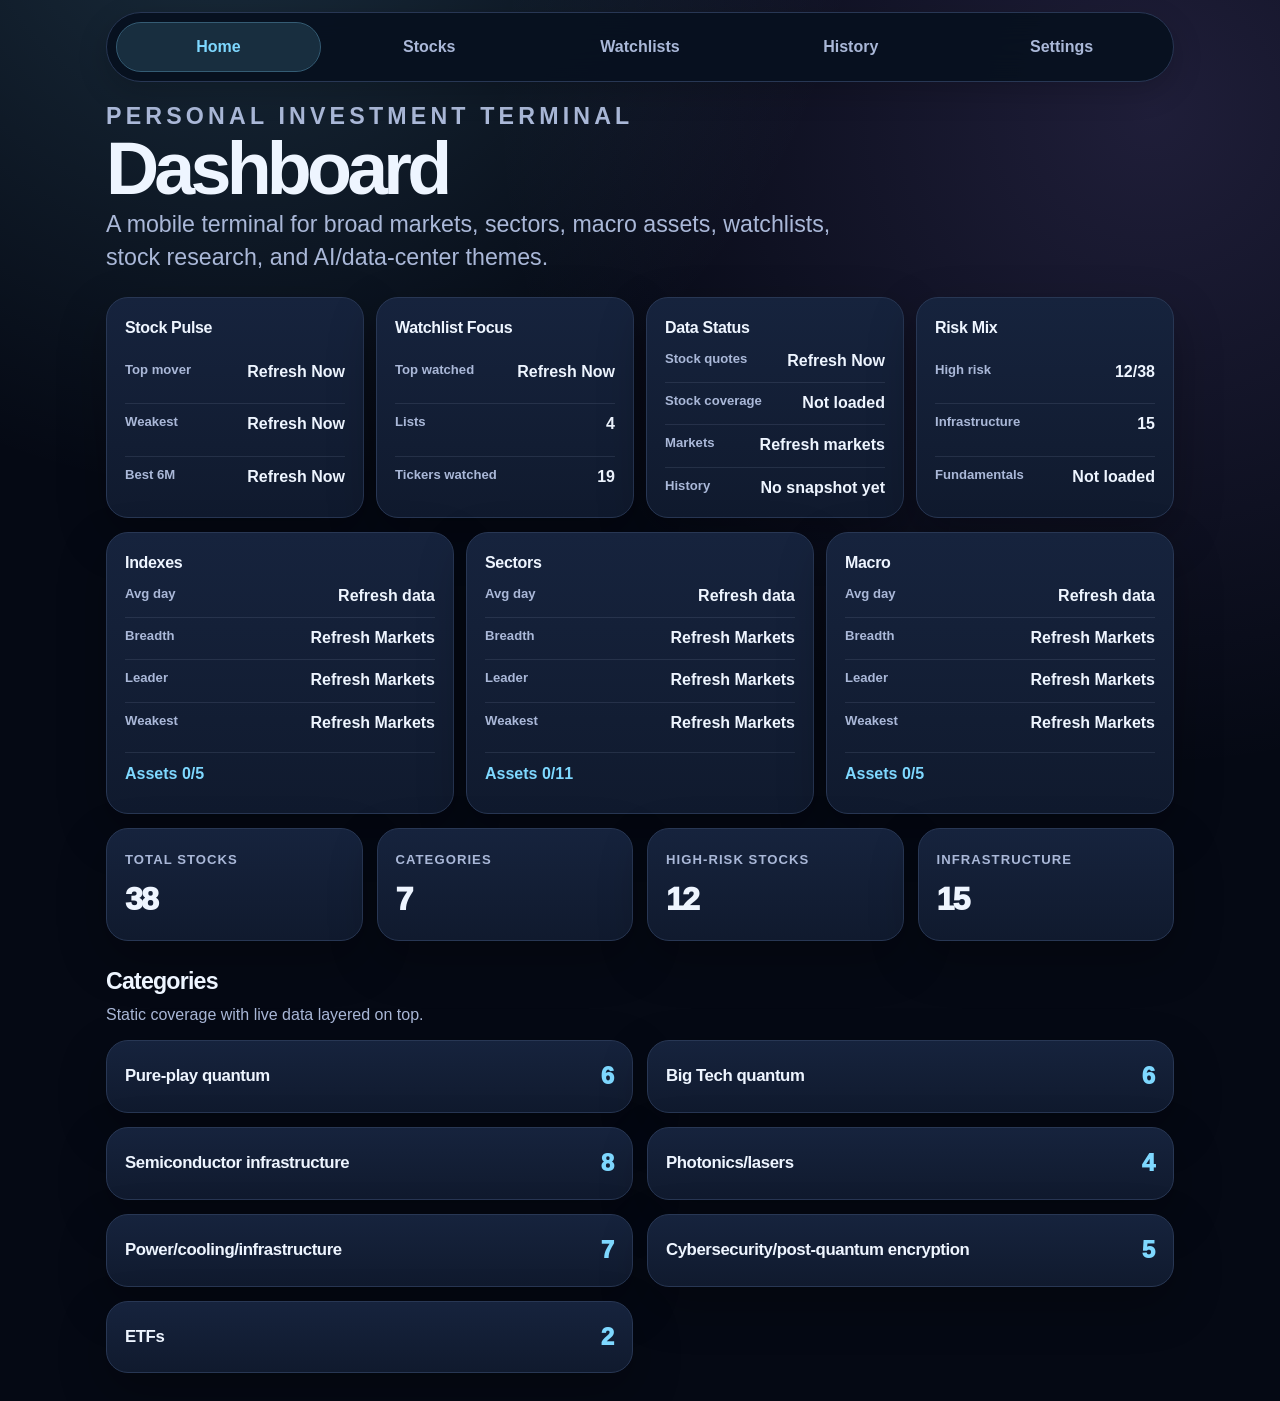
<file: index.html>
<!DOCTYPE html>
<html lang="en">
<head>
  <meta charset="UTF-8" />
  <meta name="viewport" content="width=device-width, initial-scale=1, viewport-fit=cover" />
  <meta name="theme-color" content="#07111f" />
  <meta name="apple-mobile-web-app-capable" content="yes" />
  <meta name="apple-mobile-web-app-status-bar-style" content="black-translucent" />
  <meta name="apple-mobile-web-app-title" content="Investment Terminal" />
  <title>Investment Terminal</title>

  <link rel="stylesheet" href="assets/css/styles.css" />
</head>

<body>
  <div class="app">
    <nav class="top-tabs" aria-label="Dashboard tabs">
      <button class="tab-button active" type="button" data-tab="home">Home</button>
      <button class="tab-button" type="button" data-tab="stocks">Stocks</button>
      <button class="tab-button" type="button" data-tab="watchlists">Watchlists</button>
      <button class="tab-button" type="button" data-tab="history">History</button>
      <button class="tab-button" type="button" data-tab="settings">Settings</button>
    </nav>

    <header class="hero">
      <div>
        <p class="eyebrow">Personal Investment Terminal</p>
        <h1>Dashboard</h1>
        <p>A mobile terminal for broad markets, sectors, macro assets, watchlists, stock research, and AI/data-center themes.</p>
      </div>
    </header>

    <main>
      <div class="error-box" id="startupError"></div>

      <section class="tab-panel active" data-panel="home">
        <div class="home-snapshot" id="homeSnapshot"></div>
        <div class="market-snapshot" id="marketSnapshot"></div>
        <div class="grid summary-grid" id="summaryCards"></div>
        <div class="section-title section-title-spaced">
          <div><h2>Categories</h2><p>Static coverage with live data layered on top.</p></div>
        </div>
        <div class="grid category-grid" id="categoryCards"></div>
      </section>

      <section class="tab-panel" data-panel="stocks">
        <div class="section-title">
          <div><h2>Stocks</h2><p>Search, filter, and edit your notes.</p></div>
        </div>
        <div class="controls">
          <div class="field"><label for="searchInput">Search</label><input id="searchInput" type="search" placeholder="Ticker, company, thesis..." autocomplete="off" /></div>
          <div class="field"><label for="categoryFilter">Category</label><select id="categoryFilter"></select></div>
          <div class="field"><label for="riskFilter">Risk</label><select id="riskFilter"></select></div>
          <button class="button secondary" id="resetFilters" type="button">Reset</button>
        </div>

        <details class="label-guide">
          <summary>Label guide · risk, valuation, metrics</summary>
          <div class="guide-grid">
            <div><h4>Risk</h4><p>Low = diversified and established. Moderate = real business with cycle or valuation risk. High / Very High = more execution, cash-burn, volatility, or early-stage risk.</p></div>
            <div><h4>Valuation</h4><p>Reasonable = easier to justify from current business quality. Overvalued = priced for a lot of optimism. Speculative = future-potential driven.</p></div>
            <div><h4>AI / Data Center Relevance</h4><p>Shows whether the company may benefit from AI, cloud, chips, power, cooling, or data-center demand while quantum matures.</p></div>
            <div><h4>Pro Metrics</h4><p>6M average, 6M return, price vs averages, volatility, drawdown, and relative strength vs QQQ. Market cap, volume, P/S, and revenue growth come from fundamentals.</p></div>
          </div>
        </details>

        <div class="stock-list" id="stockList"></div>
        <div class="empty" id="emptyState">No stocks match your filters. Tap Reset above.</div>
      </section>

      <section class="tab-panel" data-panel="watchlists">
        <div class="section-title">
          <div><h2>Watchlists</h2><p>Curated groups. Tap a ticker to jump to its stock card.</p></div>
        </div>
        <div class="watch-actions watch-actions-two">
          <button class="button" id="addWatchlist" type="button">Add Watchlist</button>
          <button class="button secondary" id="resetWatchlists" type="button">Reset Lists</button>
        </div>
        <div class="watchlist-grid" id="watchlistGrid"></div>
      </section>


      <section class="tab-panel" data-panel="history">
        <div class="section-title">
          <div><h2>History</h2><p>Snapshot insights, stock drilldowns, and recent refresh activity.</p></div>
        </div>

        <div class="history-grid">
          <div class="card">
            <h3>Latest Snapshot</h3>
            <p class="meta">Saved data from Cloudflare KV. Use Refresh Now in Settings to update.</p>
            <div class="status-grid">
              <div class="status-line"><span>Date</span><span id="historySnapshotDate">No snapshot</span></div>
              <div class="status-line"><span>Symbols saved</span><span id="historySymbolCount">—</span></div>
              <div class="status-line"><span>Last saved</span><span id="historySavedAt">Never</span></div>
            </div>
            <div class="history-actions">
              <button class="button" id="loadHistory" type="button">Load History</button>
              <button class="button secondary" id="loadRefreshLog" type="button">Refresh Log</button>
            </div>
          </div>

          <div class="card">
            <h3>Snapshot Insights</h3>
            <p class="meta">Top and weakest readings from the latest saved snapshot.</p>
            <div class="insight-grid" id="historyInsights"></div>
          </div>

          <div class="card history-wide">
            <h3>Snapshot Coverage</h3>
            <p class="meta">Shows all dashboard stocks. Blue = saved in the latest snapshot. Red = missing from the latest snapshot.</p>
            <div class="status-grid">
              <div class="status-line"><span>Saved today</span><span id="historyCoverageCount">—</span></div>
              <div class="status-line"><span>Missing</span><span id="historyMissingCount">—</span></div>
            </div>
            <div class="history-coverage-list" id="historySymbolCoverage"></div>
            <p class="coverage-note" id="historyCoverageNote">Load history to see snapshot coverage.</p>
          </div>

          <div class="card history-wide">
            <div class="section-title section-title-flush">
              <div><h3>Stock Drilldown</h3><p>Select one stock to inspect its saved history.</p></div>
            </div>
            <div class="field field-spaced"><label for="historyTickerSelect">Stock</label><select id="historyTickerSelect"></select></div>
            <div class="insight-grid" id="selectedHistorySummary"></div>
            <div class="history-scroll history-scroll-spaced">
              <table class="history-table">
                <thead><tr><th>Date</th><th>Price</th><th>6M</th><th>Rel QQQ</th><th>P/S</th><th>Revenue</th></tr></thead>
                <tbody id="selectedHistoryRows"><tr><td colspan="6">Load history to view stock snapshots.</td></tr></tbody>
              </table>
            </div>
          </div>

          <details class="history-details history-wide">
            <summary>Recent Refresh Activity</summary>
            <div class="details-body">
              <p class="meta">Technical log from the Worker. Useful for confirming whether data came from cache or APIs.</p>
              <div class="refresh-log-list" id="refreshLogList"><div class="meta">Tap Refresh Log to load activity.</div></div>
            </div>
          </details>
        </div>
      </section>

      <section class="tab-panel" data-panel="settings">
        <div class="section-title">
          <div><h2>Settings</h2><p>Display, saved data, and live updates.</p></div>
        </div>
        <div class="settings-grid">
          <div class="card">
            <h3>Display</h3>
            <div class="setting-row"><div><strong>Dark mode</strong><p class="meta">Default view.</p></div><input class="switch" id="darkToggle" type="checkbox" checked /></div>
            <div class="setting-row"><div><strong>Compact cards</strong><p class="meta">Tighter layout.</p></div><input class="switch" id="compactToggle" type="checkbox" /></div>
          </div>
          <div class="card">
            <h3>Data</h3>
            <p class="meta">Exports open cleanly in Excel, Sheets, or Numbers.</p>
            <div class="settings-actions">
              <button class="button" id="exportStocksCsv" type="button">Export Stocks CSV</button>
              <button class="button" id="exportWatchlistsCsv" type="button">Export Watchlists CSV</button>
              <button class="button secondary" id="importCsvButton" type="button">Import Stock CSV</button>
              <button class="button danger" id="resetData" type="button">Reset local changes</button>
              <input class="file-input" id="importCsv" type="file" accept=".csv,text/csv" />
            </div>
            <p class="meta">Manual edits, pro metrics, fundamentals, and watchlists save on this device unless you use Private Sync.</p>
          </div>
          <div class="card">
            <h3>Private Sync</h3>
            <p class="meta">Manual cloud sync for watchlists and stock notes. Requires the Worker secret USER_SYNC_TOKEN.</p>
            <div class="field"><label for="syncTokenInput">Sync token</label><input id="syncTokenInput" type="password" autocomplete="off" placeholder="Private token" /></div>
            <div class="settings-actions">
              <button class="button secondary" id="saveSyncToken" type="button">Save Sync Token</button>
              <button class="button" id="loadCloudData" type="button">Load from Cloud</button>
              <button class="button secondary" id="saveCloudData" type="button">Save to Cloud</button>
            </div>
            <div class="status-grid">
              <div class="status-line"><span>Sync status</span><span id="syncStatus">Not configured</span></div>
              <div class="status-line"><span>Last cloud sync</span><span id="lastCloudSync">Never</span></div>
            </div>
          </div>
          <div class="card">
            <h3>Live Data</h3>
            <div class="field"><label for="workerUrlInput">Cloudflare Worker URL</label><input id="workerUrlInput" type="url" placeholder="https://...workers.dev" /></div>
            <div class="setting-row"><div><strong>Auto-refresh</strong><p class="meta">Every 15 minutes when open.</p></div><input class="switch" id="autoRefreshToggle" type="checkbox" /></div>
            <div class="settings-actions">
              <button class="button" id="refreshNow" type="button">Refresh Now</button>
              <button class="button secondary" id="forcePriceRefresh" type="button">Force Price Refresh</button>
              <button class="button secondary" id="refreshMarkets" type="button">Refresh Markets</button>
              <a class="button secondary" href="docs/USER_GUIDE.md" target="_blank" rel="noopener">User Guide</a>
              <button class="button secondary" id="saveWorkerUrl" type="button">Save Worker URL</button>
              <button class="button secondary" id="clearLiveCache" type="button">Clear Live Cache</button>
            </div>
            <div class="status-grid">
              <div class="status-line"><span>Status</span><span id="liveStatus">Not connected</span></div>
              <div class="status-line"><span>Last dashboard refresh</span><span id="lastDashboardRefresh">Never</span></div>
              <div class="status-line"><span>Last stock quote refresh</span><span id="lastQuoteRefresh">Never</span></div>
              <div class="status-line"><span>Stock quote age</span><span id="quoteCacheAge">—</span></div>
              <div class="status-line"><span>Next stock refresh</span><span id="nextQuoteRefresh">—</span></div>
              <div class="status-line"><span>Last market refresh</span><span id="lastMarketRefresh">Never</span></div>
              <div class="status-line"><span>Market coverage</span><span id="marketCoverage">Not loaded</span></div>
              <div class="status-line"><span>Last performance refresh</span><span id="lastPerformanceRefresh">Never</span></div>
              <div class="status-line"><span>Last fundamentals refresh</span><span id="lastFundamentalsRefresh">Never</span></div>
              <div class="status-line"><span>Stock quotes coverage</span><span id="quotesCoverage">Not loaded</span></div>
              <div class="status-line status-line-wide"><span>Missing stock quotes</span><span id="quotesMissing">Not loaded</span></div>
              <div class="status-line"><span>Performance coverage</span><span id="performanceCoverage">Not loaded</span></div>
              <div class="status-line status-line-wide"><span>Missing performance</span><span id="performanceMissing">Not loaded</span></div>
              <div class="status-line"><span>Fundamentals coverage</span><span id="fundamentalsCoverage">Not loaded</span></div>
              <div class="status-line status-line-wide"><span>Missing fundamentals</span><span id="fundamentalsMissing">Not loaded</span></div>
              <div class="status-line"><span>Cache used</span><span id="cacheStatus">—</span></div>
              <div class="status-line"><span>Saved snapshot</span><span id="snapshotStatus">—</span></div>
            </div>
            <p class="meta">Missing coverage can come from API limits, provider gaps, or symbols that have not been cached yet.</p>
          </div>
        </div>
      </section>
    </main>
  </div>

  <div class="modal" id="editModal" aria-hidden="true" role="dialog" aria-modal="true">
    <div class="modal-card">
      <div class="modal-header"><div><p class="eyebrow">Edit stock</p><h2 id="editTitle">Edit</h2><p class="meta" id="editSubtitle"></p></div><button class="close-button" type="button" id="closeModal">×</button></div>
      <form id="editForm">
        <div class="form-section"><h3>Core Data</h3><div class="form-grid" id="coreEditFields"></div></div>
        <div class="form-section"><h3>Pro Metrics</h3><p class="meta">Use percentages like +12%, prices like $100.50, or notes.</p><div class="form-grid" id="proEditFields"></div></div>
        <div class="form-section"><h3>Watchlists</h3><p class="meta">Choose where this stock appears.</p><div class="checkbox-grid" id="watchlistCheckboxes"></div></div>
        <div class="form-actions"><button class="button secondary" id="cancelEdit" type="button">Cancel</button><button class="button" type="submit">Save</button></div>
      </form>
    </div>
  </div>

  <div class="modal" id="watchlistModal" aria-hidden="true" role="dialog" aria-modal="true">
    <div class="modal-card">
      <div class="modal-header"><div><p class="eyebrow">Edit watchlist</p><h2 id="watchlistTitle">Watchlist</h2><p class="meta">Rename the list, update tickers, or add a short note.</p></div><button class="close-button" type="button" id="closeWatchlistModal">×</button></div>
      <form id="watchlistForm">
        <div class="form-section"><h3>Watchlist Details</h3><div class="form-grid">
          <div class="field"><label for="watchlistNameInput">List Name</label><input id="watchlistNameInput" name="watchlistName" type="text" /></div>
          <div class="field"><label for="watchlistTickersInput">Tickers</label><textarea id="watchlistTickersInput" name="watchlistTickers" placeholder="IONQ, NVDA, IBM"></textarea></div>
          <div class="field"><label for="watchlistNoteInput">Short Note</label><textarea id="watchlistNoteInput" name="watchlistNote" placeholder="Why this list matters..."></textarea></div>
        </div></div>
        <div class="form-actions"><button class="button danger" id="deleteWatchlist" type="button">Delete</button><button class="button secondary" id="cancelWatchlistEdit" type="button">Cancel</button><button class="button" type="submit">Save</button></div>
      </form>
    </div>
  </div>

  <script src="assets/js/data/stocks.js" defer></script>
  <script src="assets/js/data/markets.js" defer></script>
  <script src="assets/js/app.js" defer></script>
</body>
</html>
</file>
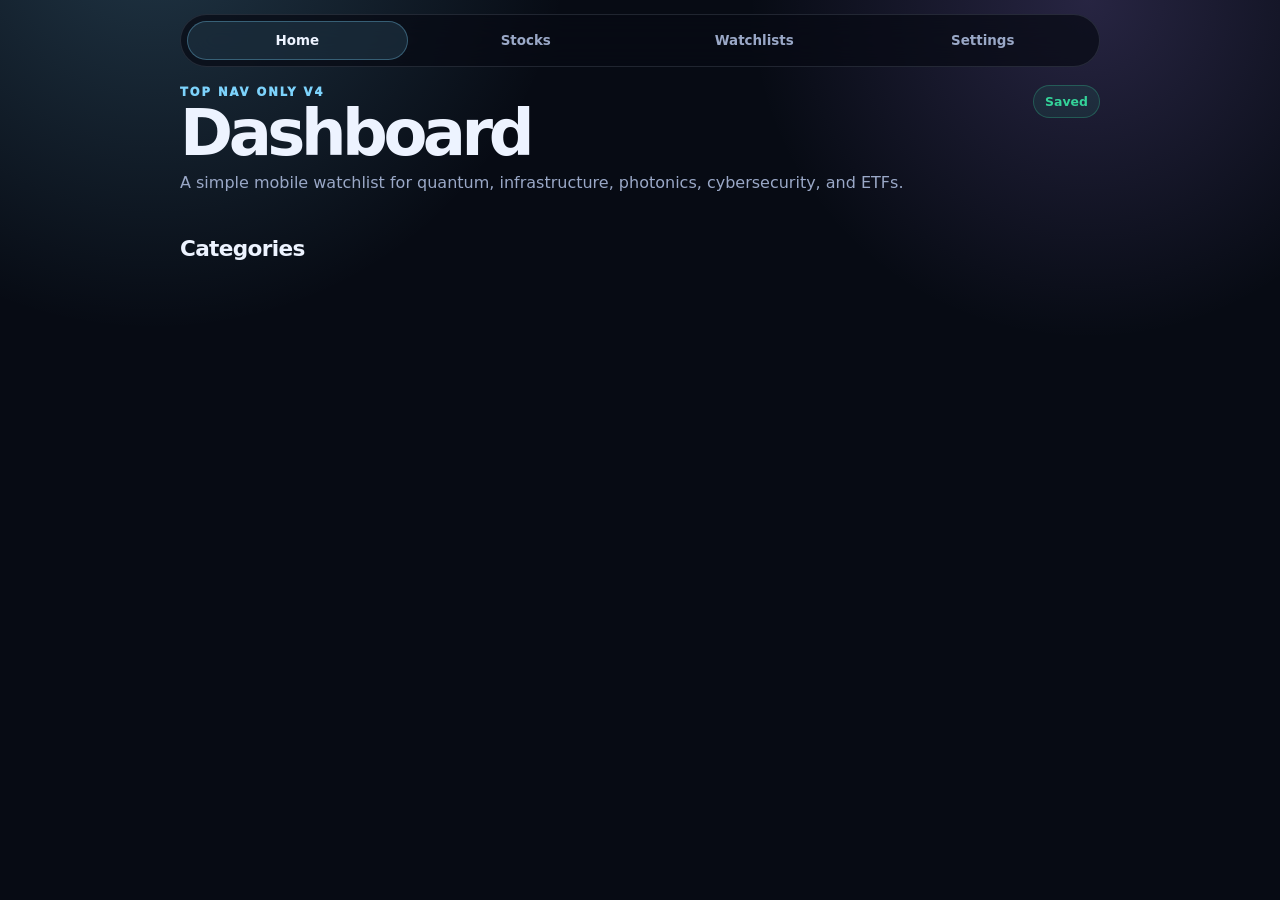
<file: index.html.html>
<!DOCTYPE html>
<html lang="en" data-theme="dark">
<head>
  <meta charset="UTF-8" />
  <meta name="viewport" content="width=device-width, initial-scale=1, viewport-fit=cover" />
  <meta name="theme-color" content="#070b14" />
  <meta name="apple-mobile-web-app-capable" content="yes" />
  <meta name="apple-mobile-web-app-status-bar-style" content="black-translucent" />
  <meta name="apple-mobile-web-app-title" content="Quantum Stocks" />
  <title>Quantum Stock Dashboard</title>
  <style>
    :root { color-scheme: dark; --bg:#070b14; --card:#11192c; --text:#edf3ff; --muted:#9aa8c7; --line:rgba(148,163,184,.18); --accent:#7dd3fc; --accent2:#a78bfa; --green:#34d399; --yellow:#fbbf24; --orange:#fb923c; --red:#fb7185; --shadow:0 18px 45px rgba(0,0,0,.35); }
    [data-theme="light"] { color-scheme: light; --bg:#f6f8ff; --card:#ffffff; --text:#111827; --muted:#5d6b82; --line:rgba(15,23,42,.13); --accent:#0284c7; --accent2:#7c3aed; --green:#059669; --yellow:#b45309; --orange:#ea580c; --red:#e11d48; --shadow:0 18px 42px rgba(15,23,42,.10); }
    * { box-sizing:border-box; }
    body { margin:0; min-height:100vh; font-family:ui-sans-serif,system-ui,-apple-system,BlinkMacSystemFont,"Segoe UI",sans-serif; background:radial-gradient(circle at 12% -10%,rgba(125,211,252,.22),transparent 28%),radial-gradient(circle at 85% 0%,rgba(167,139,250,.20),transparent 24%),var(--bg); color:var(--text); }
    button,input,select,textarea { font:inherit; } a { color:inherit; text-decoration:none; }
    .app { width:min(920px,calc(100% - 28px)); margin:0 auto; padding:calc(14px + env(safe-area-inset-top)) 0 calc(24px + env(safe-area-inset-bottom)); }
    /* TOP NAV ONLY: no bottom nav exists in this file. */
    .top-tabs-v4 { display:grid; grid-template-columns:repeat(4,1fr); gap:8px; margin:0 0 18px; padding:6px; background:rgba(7,11,20,.72); border:1px solid var(--line); border-radius:999px; backdrop-filter:blur(16px); }
    .top-tabs-v4 button { border:1px solid transparent; border-radius:999px; padding:11px 6px; background:transparent; color:var(--muted); font-weight:900; font-size:.84rem; cursor:pointer; }
    .top-tabs-v4 button.active { color:var(--text); background:rgba(125,211,252,.12); border-color:rgba(125,211,252,.32); }
    header { display:flex; justify-content:space-between; gap:12px; align-items:flex-start; margin-bottom:18px; }
    .version { color:var(--accent); font-size:.72rem; font-weight:950; letter-spacing:.17em; text-transform:uppercase; margin-bottom:6px; }
    h1 { margin:0 0 8px; font-size:clamp(2rem,12vw,4rem); line-height:.9; letter-spacing:-.07em; } .subtitle { margin:0; color:var(--muted); font-size:1rem; line-height:1.45; }
    .saved { border:1px solid rgba(52,211,153,.28); color:var(--green); background:rgba(52,211,153,.09); padding:8px 11px; border-radius:999px; font-weight:900; font-size:.78rem; white-space:nowrap; }
    .panel { display:none; } .panel.active { display:block; } .grid { display:grid; gap:12px; } .summary-grid { grid-template-columns:repeat(2,minmax(0,1fr)); }
    .card { background:linear-gradient(180deg,rgba(17,25,44,.96),rgba(17,25,44,.82)); border:1px solid var(--line); border-radius:22px; padding:18px; box-shadow:var(--shadow); } [data-theme="light"] .card { background:var(--card); }
    .metric { font-size:2rem; font-weight:950; color:var(--accent); line-height:1; } .label { color:var(--muted); font-size:.82rem; margin-top:8px; font-weight:800; }
    h2 { margin:24px 0 10px; font-size:1.35rem; letter-spacing:-.03em; } h3 { margin:0 0 10px; font-size:1.05rem; }
    .category-card { display:flex; justify-content:space-between; gap:14px; align-items:center; } .progress { height:9px; width:100%; background:rgba(148,163,184,.18); border-radius:999px; overflow:hidden; margin-top:12px; } .progress span { display:block; height:100%; border-radius:999px; background:linear-gradient(90deg,var(--accent),var(--accent2)); }
    .filters { display:grid; gap:10px; margin:10px 0 14px; } input,select,textarea { width:100%; border:1px solid var(--line); border-radius:16px; background:rgba(255,255,255,.05); color:var(--text); padding:13px 14px; outline:none; } [data-theme="light"] input,[data-theme="light"] select,[data-theme="light"] textarea { background:#fff; }
    .count { color:var(--muted); font-size:.86rem; margin:0 0 12px; } .stock-top { display:flex; justify-content:space-between; gap:12px; align-items:flex-start; } .ticker { font-size:1.65rem; font-weight:950; letter-spacing:-.04em; } .company,.muted { color:var(--muted); } .exchange { color:var(--muted); font-size:.8rem; margin-top:2px; }
    .tags { display:flex; flex-wrap:wrap; gap:7px; margin:12px 0; } .tag { display:inline-flex; padding:6px 9px; border-radius:999px; border:1px solid var(--line); font-size:.76rem; font-weight:900; }
    .risk-low,.val-undervalued { color:var(--green); background:rgba(52,211,153,.10); } .risk-medium,.val-reasonable { color:var(--yellow); background:rgba(251,191,36,.10); } .risk-high,.val-overvalued { color:var(--orange); background:rgba(251,146,60,.10); } .risk-very-high,.val-speculative { color:var(--red); background:rgba(251,113,133,.10); }
    .thesis { color:var(--muted); font-size:.93rem; line-height:1.45; margin:8px 0; } .data-grid { display:grid; grid-template-columns:repeat(2,minmax(0,1fr)); gap:8px; margin-top:12px; } .data-box { background:rgba(148,163,184,.08); border:1px solid var(--line); border-radius:14px; padding:10px; min-height:58px; } .data-box span { display:block; color:var(--muted); font-size:.67rem; font-weight:900; text-transform:uppercase; letter-spacing:.05em; margin-bottom:3px; } .data-box strong { font-size:.86rem; overflow-wrap:anywhere; } .data-box.wide { grid-column:1 / -1; }
    .actions { display:flex; flex-wrap:wrap; gap:8px; margin-top:13px; } .btn { border:1px solid var(--line); border-radius:999px; background:rgba(255,255,255,.05); color:var(--text); padding:10px 13px; font-weight:900; cursor:pointer; } .btn.primary { color:#04111d; background:linear-gradient(90deg,var(--accent),var(--accent2)); border-color:transparent; } .btn.danger { color:var(--red); } .btn.disabled { opacity:.55; cursor:not-allowed; } .hidden { display:none !important; } .compact .thesis,.compact .data-grid { display:none; }
    .watch-card ul { margin:10px 0 0; padding-left:18px; color:var(--muted); line-height:1.8; font-weight:800; } .settings-grid { display:grid; gap:12px; } .setting-row { display:flex; align-items:center; justify-content:space-between; gap:12px; padding:12px 0; border-top:1px solid var(--line); } .setting-row:first-of-type { border-top:0; } .setting-row p { margin:4px 0 0; color:var(--muted); font-size:.82rem; } .switch input { display:none; } .slider { display:block; width:52px; height:30px; border-radius:999px; background:rgba(148,163,184,.30); position:relative; } .slider:before { content:""; width:24px; height:24px; border-radius:50%; background:white; position:absolute; left:3px; top:3px; transition:.18s; } .switch input:checked + .slider { background:linear-gradient(90deg,var(--accent),var(--accent2)); } .switch input:checked + .slider:before { transform:translateX(22px); } .setting-actions { display:flex; flex-wrap:wrap; gap:8px; } .status { color:var(--muted); font-size:.84rem; margin:10px 0 0; }
    .modal { position:fixed; inset:0; z-index:20; background:rgba(0,0,0,.62); padding:calc(18px + env(safe-area-inset-top)) 14px calc(18px + env(safe-area-inset-bottom)); overflow:auto; } .modal-card { max-width:720px; margin:0 auto; background:var(--card); border:1px solid var(--line); border-radius:24px; padding:16px; box-shadow:var(--shadow); } .modal-head { display:flex; justify-content:space-between; gap:10px; align-items:flex-start; margin-bottom:12px; } .modal-head h2 { margin:0; } .modal-head p { margin:4px 0 0; color:var(--muted); } .form-grid { display:grid; gap:10px; } label { color:var(--muted); font-size:.78rem; font-weight:900; margin-bottom:6px; display:block; } textarea { min-height:90px; resize:vertical; } .modal-actions { display:flex; justify-content:flex-end; flex-wrap:wrap; gap:8px; margin-top:14px; }
    @media (min-width:700px) { .filters { grid-template-columns:2fr 1fr 1fr; } .summary-grid { grid-template-columns:repeat(4,minmax(0,1fr)); } .stock-list,.watch-grid,.settings-grid { display:grid; grid-template-columns:repeat(2,minmax(0,1fr)); } .form-grid { grid-template-columns:repeat(2,minmax(0,1fr)); } .wide { grid-column:1 / -1; } }
  </style>
</head>
<body>
  <main class="app" id="app">
    <nav class="top-tabs-v4" aria-label="Dashboard tabs">
      <button class="active" type="button" data-tab="home">Home</button><button type="button" data-tab="stocks">Stocks</button><button type="button" data-tab="watchlists">Watchlists</button><button type="button" data-tab="settings">Settings</button>
    </nav>
    <header><div><div class="version">TOP NAV ONLY V4</div><h1>Dashboard</h1><p class="subtitle">A simple mobile watchlist for quantum, infrastructure, photonics, cybersecurity, and ETFs.</p></div><div class="saved" id="saveStatus">Saved</div></header>
    <section class="panel active" id="homePanel" data-panel="home"><div class="summary-grid grid" id="summaryCards"></div><h2>Categories</h2><div class="grid" id="categoryCards"></div></section>
    <section class="panel" id="stocksPanel" data-panel="stocks"><div class="filters"><input id="searchInput" type="search" placeholder="Search ticker or company" autocomplete="off"><select id="categoryFilter" aria-label="Category filter"></select><select id="riskFilter" aria-label="Risk filter"></select></div><p class="count" id="stockCount"></p><div class="grid stock-list" id="stockList"></div></section>
    <section class="panel" id="watchlistsPanel" data-panel="watchlists"><div class="grid watch-grid" id="watchGrid"></div></section>
    <section class="panel" id="settingsPanel" data-panel="settings"><div class="settings-grid"><div class="card"><h3>Display</h3><div class="setting-row"><div><strong>Dark mode</strong><p>Switch between dark and light.</p></div><label class="switch"><input id="darkToggle" type="checkbox" checked><span class="slider"></span></label></div><div class="setting-row"><div><strong>Compact cards</strong><p>Show shorter stock cards.</p></div><label class="switch"><input id="compactToggle" type="checkbox"><span class="slider"></span></label></div></div><div class="card"><h3>Data</h3><div class="setting-actions"><button class="btn primary" id="exportCsvBtn" type="button">Export CSV</button><button class="btn" id="importCsvBtn" type="button">Import CSV</button><button class="btn danger" id="resetBtn" type="button">Reset local changes</button></div><input id="csvFileInput" class="hidden" type="file" accept=".csv,text/csv"><p class="status" id="dataStatus">Manual edits save on this device.</p></div><div class="card"><h3>Live Data</h3><div class="setting-row"><div><strong>Coming in v2</strong><p>Live prices and fundamentals are manual for now.</p></div><button class="btn disabled" disabled>Off</button></div></div></div></section>
  </main>
  <div id="editModal" class="modal hidden" role="dialog" aria-modal="true" aria-labelledby="editTitle"><form id="editForm" class="modal-card"><div class="modal-head"><div><h2 id="editTitle">Edit stock</h2><p id="editSubtitle"></p></div><button class="btn" id="closeEditBtn" type="button">Close</button></div><div class="form-grid"><div><label for="livePriceInput">Live Price</label><input id="livePriceInput" name="livePrice" placeholder="—"></div><div><label for="marketCapInput">Market Cap</label><input id="marketCapInput" name="marketCap" placeholder="—"></div><div><label for="psRatioInput">P/S Ratio</label><input id="psRatioInput" name="psRatio" placeholder="—"></div><div><label for="revenueGrowthInput">Revenue Growth</label><input id="revenueGrowthInput" name="revenueGrowth" placeholder="—"></div><div class="wide"><label for="cashRunwayInput">Cash Runway</label><input id="cashRunwayInput" name="cashRunway" placeholder="—"></div><div class="wide"><label for="analystNotesInput">Analyst Notes</label><textarea id="analystNotesInput" name="analystNotes" placeholder="Add your notes"></textarea></div></div><div class="modal-actions"><button class="btn" id="clearEditBtn" type="button">Clear fields</button><button class="btn primary" type="submit">Save</button></div></form></div>
  <script>
    // EDIT STOCKS HERE: base stock data for v1.
let stocks = [
  {
    "company": "IonQ, Inc.",
    "ticker": "IONQ",
    "formerTicker": "",
    "exchange": "NYSE",
    "tvExchange": "NYSE",
    "category": "Pure-play quantum",
    "risk": "High",
    "valuation": "Speculative",
    "quantumThesis": "Pure-play trapped-ion quantum-computing hardware and cloud access; direct exposure to enterprise and government quantum adoption.",
    "aiHpcPivot": "Potential long-term hybrid quantum-AI workflows; not an AI/HPC infrastructure pivot today.",
    "livePrice": "—",
    "marketCap": "—",
    "psRatio": "—",
    "revenueGrowth": "—",
    "cashRunway": "—",
    "analystNotes": "Add latest backlog, bookings, cash, and milestone notes."
  },
  {
    "company": "Rigetti Computing, Inc.",
    "ticker": "RGTI",
    "formerTicker": "",
    "exchange": "Nasdaq Capital Market",
    "tvExchange": "NASDAQ",
    "category": "Pure-play quantum",
    "risk": "Speculative",
    "valuation": "Speculative",
    "quantumThesis": "Superconducting full-stack quantum-computing platform; high upside if error correction and chip scaling improve.",
    "aiHpcPivot": "Hybrid quantum/HPC cloud workflows possible, but commercialization risk remains high.",
    "livePrice": "—",
    "marketCap": "—",
    "psRatio": "—",
    "revenueGrowth": "—",
    "cashRunway": "—",
    "analystNotes": "Track qubit roadmap, cash burn, dilution, partnerships."
  },
  {
    "company": "D-Wave Quantum Inc.",
    "ticker": "QBTS",
    "formerTicker": "",
    "exchange": "NYSE",
    "tvExchange": "NYSE",
    "category": "Pure-play quantum",
    "risk": "Speculative",
    "valuation": "Speculative",
    "quantumThesis": "Quantum annealing and optimization platform with near-term use-case focus in logistics, scheduling, materials, and optimization.",
    "aiHpcPivot": "Potential optimization layer for AI/HPC workloads; not a conventional data-center pivot.",
    "livePrice": "—",
    "marketCap": "—",
    "psRatio": "—",
    "revenueGrowth": "—",
    "cashRunway": "—",
    "analystNotes": "Track customer production usage vs. pilots."
  },
  {
    "company": "Quantum Computing Inc.",
    "ticker": "QUBT",
    "formerTicker": "",
    "exchange": "Nasdaq Capital Market",
    "tvExchange": "NASDAQ",
    "category": "Pure-play quantum",
    "risk": "Speculative",
    "valuation": "Speculative",
    "quantumThesis": "Integrated photonics and quantum-optics exposure; highly speculative route to quantum/photonic computing components.",
    "aiHpcPivot": "Potential photonic compute adjacency, but early-stage and execution-sensitive.",
    "livePrice": "—",
    "marketCap": "—",
    "psRatio": "—",
    "revenueGrowth": "—",
    "cashRunway": "—",
    "analystNotes": "Validate revenue quality, manufacturing progress, and financing needs."
  },
  {
    "company": "SEALSQ Corp.",
    "ticker": "LAES",
    "formerTicker": "",
    "exchange": "Nasdaq Global Select Market",
    "tvExchange": "NASDAQ",
    "category": "Pure-play quantum",
    "risk": "High",
    "valuation": "Speculative",
    "quantumThesis": "Semiconductor and secure-element angle on post-quantum cryptography and quantum-safe identity.",
    "aiHpcPivot": "Limited AI/HPC pivot; relevance is security chips and quantum-safe authentication.",
    "livePrice": "—",
    "marketCap": "—",
    "psRatio": "—",
    "revenueGrowth": "—",
    "cashRunway": "—",
    "analystNotes": "Track PQC product adoption, margins, and liquidity."
  },
  {
    "company": "Honeywell International Inc.",
    "ticker": "HON",
    "formerTicker": "",
    "exchange": "Nasdaq Global Select Market",
    "tvExchange": "NASDAQ",
    "category": "Pure-play quantum",
    "risk": "Medium",
    "valuation": "Reasonable",
    "quantumThesis": "Diversified industrial with quantum exposure through Quantinuum; lower pure-play torque but materially lower business-model risk.",
    "aiHpcPivot": "Industrial automation and controls can benefit from AI-driven productivity; not a direct HPC pivot.",
    "livePrice": "—",
    "marketCap": "—",
    "psRatio": "—",
    "revenueGrowth": "—",
    "cashRunway": "—",
    "analystNotes": "Track Quantinuum ownership, spin/IPO optionality, industrial cycle."
  },
  {
    "company": "International Business Machines Corporation",
    "ticker": "IBM",
    "formerTicker": "",
    "exchange": "NYSE",
    "tvExchange": "NYSE",
    "category": "Big Tech quantum",
    "risk": "Medium",
    "valuation": "Reasonable",
    "quantumThesis": "IBM Quantum is one of the most visible enterprise quantum ecosystems, spanning hardware roadmaps, software, and cloud access.",
    "aiHpcPivot": "AI software, consulting, and hybrid cloud can pair with future quantum services.",
    "livePrice": "—",
    "marketCap": "—",
    "psRatio": "—",
    "revenueGrowth": "—",
    "cashRunway": "—",
    "analystNotes": "Track quantum roadmap, software growth, free cash flow."
  },
  {
    "company": "Alphabet Inc.",
    "ticker": "GOOGL",
    "formerTicker": "",
    "exchange": "Nasdaq Global Select Market",
    "tvExchange": "NASDAQ",
    "category": "Big Tech quantum",
    "risk": "Lower",
    "valuation": "Reasonable",
    "quantumThesis": "Google Quantum AI provides deep research exposure, including superconducting quantum systems and error-correction work.",
    "aiHpcPivot": "Major AI model, cloud, and TPU infrastructure exposure; quantum is optionality within a much larger AI platform.",
    "livePrice": "—",
    "marketCap": "—",
    "psRatio": "—",
    "revenueGrowth": "—",
    "cashRunway": "—",
    "analystNotes": "Track cloud profitability, capex, AI monetization."
  },
  {
    "company": "Microsoft Corporation",
    "ticker": "MSFT",
    "formerTicker": "",
    "exchange": "Nasdaq Global Select Market",
    "tvExchange": "NASDAQ",
    "category": "Big Tech quantum",
    "risk": "Lower",
    "valuation": "Reasonable",
    "quantumThesis": "Azure Quantum and Microsoft quantum software/tooling offer enterprise access to multiple hardware approaches.",
    "aiHpcPivot": "One of the strongest AI/HPC cloud platforms through Azure, OpenAI ecosystem exposure, and enterprise software distribution.",
    "livePrice": "—",
    "marketCap": "—",
    "psRatio": "—",
    "revenueGrowth": "—",
    "cashRunway": "—",
    "analystNotes": "Track Azure growth, AI gross margin, capex discipline."
  },
  {
    "company": "Amazon.com, Inc.",
    "ticker": "AMZN",
    "formerTicker": "",
    "exchange": "Nasdaq Global Select Market",
    "tvExchange": "NASDAQ",
    "category": "Big Tech quantum",
    "risk": "Lower",
    "valuation": "Reasonable",
    "quantumThesis": "AWS Braket gives cloud customers access to quantum hardware partners and managed experiment workflows.",
    "aiHpcPivot": "AWS is a core AI/HPC infrastructure platform, with custom silicon and massive data-center scale.",
    "livePrice": "—",
    "marketCap": "—",
    "psRatio": "—",
    "revenueGrowth": "—",
    "cashRunway": "—",
    "analystNotes": "Track AWS growth, retail margins, capex efficiency."
  },
  {
    "company": "NVIDIA Corporation",
    "ticker": "NVDA",
    "formerTicker": "",
    "exchange": "Nasdaq Global Select Market",
    "tvExchange": "NASDAQ",
    "category": "Big Tech quantum",
    "risk": "Medium",
    "valuation": "Overvalued",
    "quantumThesis": "CUDA-Q and accelerated simulation/control workflows make NVIDIA a key quantum-adjacent AI/HPC enabler.",
    "aiHpcPivot": "Primary AI accelerator and networking supplier; strongest direct AI/HPC leverage in the list.",
    "livePrice": "—",
    "marketCap": "—",
    "psRatio": "—",
    "revenueGrowth": "—",
    "cashRunway": "—",
    "analystNotes": "Track Blackwell/next-gen demand, margins, export controls."
  },
  {
    "company": "Intel Corporation",
    "ticker": "INTC",
    "formerTicker": "",
    "exchange": "Nasdaq Global Select Market",
    "tvExchange": "NASDAQ",
    "category": "Big Tech quantum",
    "risk": "High",
    "valuation": "Speculative",
    "quantumThesis": "Silicon spin-qubit and cryogenic-control research offers a semiconductor-native quantum path.",
    "aiHpcPivot": "Foundry and accelerator turnaround could create AI/HPC upside, but execution risk is elevated.",
    "livePrice": "—",
    "marketCap": "—",
    "psRatio": "—",
    "revenueGrowth": "—",
    "cashRunway": "—",
    "analystNotes": "Track foundry losses, product competitiveness, government incentives."
  },
  {
    "company": "Taiwan Semiconductor Manufacturing Company Limited",
    "ticker": "TSM",
    "formerTicker": "",
    "exchange": "NYSE",
    "tvExchange": "NYSE",
    "category": "Semiconductor infrastructure",
    "risk": "Medium",
    "valuation": "Reasonable",
    "quantumThesis": "Advanced foundry capacity can support quantum-control chips, cryo-CMOS, silicon photonics, and AI accelerators.",
    "aiHpcPivot": "Core manufacturing backbone for AI accelerators and high-performance silicon.",
    "livePrice": "—",
    "marketCap": "—",
    "psRatio": "—",
    "revenueGrowth": "—",
    "cashRunway": "—",
    "analystNotes": "Track AI wafer demand, geopolitical risk, capex cycle."
  },
  {
    "company": "ASML Holding N.V.",
    "ticker": "ASML",
    "formerTicker": "",
    "exchange": "Nasdaq Global Select Market",
    "tvExchange": "NASDAQ",
    "category": "Semiconductor infrastructure",
    "risk": "Medium",
    "valuation": "Overvalued",
    "quantumThesis": "EUV lithography is a bottleneck technology for advanced semiconductors that may underpin quantum-control and photonic devices.",
    "aiHpcPivot": "Critical supplier for leading-edge AI/HPC chip manufacturing.",
    "livePrice": "—",
    "marketCap": "—",
    "psRatio": "—",
    "revenueGrowth": "—",
    "cashRunway": "—",
    "analystNotes": "Track China restrictions, order backlog, EUV/high-NA adoption."
  },
  {
    "company": "Applied Materials, Inc.",
    "ticker": "AMAT",
    "formerTicker": "",
    "exchange": "Nasdaq Global Select Market",
    "tvExchange": "NASDAQ",
    "category": "Semiconductor infrastructure",
    "risk": "Medium",
    "valuation": "Reasonable",
    "quantumThesis": "Process-equipment exposure to specialty and leading-edge nodes relevant to superconducting, photonic, and cryogenic components.",
    "aiHpcPivot": "Broad beneficiary of AI-driven wafer-fab equipment demand.",
    "livePrice": "—",
    "marketCap": "—",
    "psRatio": "—",
    "revenueGrowth": "—",
    "cashRunway": "—",
    "analystNotes": "Track WFE cycle, services revenue, China exposure."
  },
  {
    "company": "Lam Research Corporation",
    "ticker": "LRCX",
    "formerTicker": "",
    "exchange": "Nasdaq Global Select Market",
    "tvExchange": "NASDAQ",
    "category": "Semiconductor infrastructure",
    "risk": "Medium",
    "valuation": "Reasonable",
    "quantumThesis": "Etch/deposition tooling can support advanced device fabrication required for quantum and AI chips.",
    "aiHpcPivot": "Memory and advanced packaging equipment exposure tied to AI servers and HBM.",
    "livePrice": "—",
    "marketCap": "—",
    "psRatio": "—",
    "revenueGrowth": "—",
    "cashRunway": "—",
    "analystNotes": "Track memory capex recovery, China mix, services."
  },
  {
    "company": "KLA Corporation",
    "ticker": "KLAC",
    "formerTicker": "",
    "exchange": "Nasdaq Global Select Market",
    "tvExchange": "NASDAQ",
    "category": "Semiconductor infrastructure",
    "risk": "Medium",
    "valuation": "Reasonable",
    "quantumThesis": "Process control and inspection are essential for high-yield quantum/photonic device manufacturing.",
    "aiHpcPivot": "Inspection/metrology benefits from increasing complexity of AI chips and advanced packaging.",
    "livePrice": "—",
    "marketCap": "—",
    "psRatio": "—",
    "revenueGrowth": "—",
    "cashRunway": "—",
    "analystNotes": "Track process-control spend intensity and export controls."
  },
  {
    "company": "SkyWater Technology, Inc.",
    "ticker": "SKYT",
    "formerTicker": "",
    "exchange": "Nasdaq Capital Market",
    "tvExchange": "NASDAQ",
    "category": "Semiconductor infrastructure",
    "risk": "High",
    "valuation": "Speculative",
    "quantumThesis": "Domestic specialty foundry angle for custom, secure, superconducting, radiation-hardened, or quantum-adjacent chips.",
    "aiHpcPivot": "Potential specialty-fab and advanced-packaging support; smaller scale and customer concentration risk.",
    "livePrice": "—",
    "marketCap": "—",
    "psRatio": "—",
    "revenueGrowth": "—",
    "cashRunway": "—",
    "analystNotes": "Track ATS revenue, fab utilization, capital needs."
  },
  {
    "company": "Micron Technology, Inc.",
    "ticker": "MU",
    "formerTicker": "",
    "exchange": "Nasdaq Global Select Market",
    "tvExchange": "NASDAQ",
    "category": "Semiconductor infrastructure",
    "risk": "High",
    "valuation": "Reasonable",
    "quantumThesis": "Indirect quantum infrastructure exposure through memory technology and AI/HPC server demand.",
    "aiHpcPivot": "HBM and high-performance memory are central to AI training and inference servers.",
    "livePrice": "—",
    "marketCap": "—",
    "psRatio": "—",
    "revenueGrowth": "—",
    "cashRunway": "—",
    "analystNotes": "Track HBM share, pricing cycle, inventory normalization."
  },
  {
    "company": "Tower Semiconductor Ltd.",
    "ticker": "TSEM",
    "formerTicker": "",
    "exchange": "Nasdaq Global Select Market",
    "tvExchange": "NASDAQ",
    "category": "Semiconductor infrastructure",
    "risk": "Medium",
    "valuation": "Reasonable",
    "quantumThesis": "Analog, RF, mixed-signal, and specialty foundry exposure can support sensors, silicon photonics, and control electronics.",
    "aiHpcPivot": "Less direct AI/HPC torque; specialty analog demand can benefit from broader infrastructure build-out.",
    "livePrice": "—",
    "marketCap": "—",
    "psRatio": "—",
    "revenueGrowth": "—",
    "cashRunway": "—",
    "analystNotes": "Track specialty utilization, automotive/industrial mix."
  },
  {
    "company": "Coherent Corp.",
    "ticker": "COHR",
    "formerTicker": "",
    "exchange": "NYSE",
    "tvExchange": "NYSE",
    "category": "Photonics/lasers",
    "risk": "High",
    "valuation": "Reasonable",
    "quantumThesis": "Lasers, optical components, and photonics supply chain exposure for quantum systems and high-speed optical networking.",
    "aiHpcPivot": "Strong optical-interconnect and datacenter photonics adjacency for AI/HPC clusters.",
    "livePrice": "—",
    "marketCap": "—",
    "psRatio": "—",
    "revenueGrowth": "—",
    "cashRunway": "—",
    "analystNotes": "Track AI transceiver demand, debt, margins."
  },
  {
    "company": "Lumentum Holdings Inc.",
    "ticker": "LITE",
    "formerTicker": "",
    "exchange": "Nasdaq Global Select Market",
    "tvExchange": "NASDAQ",
    "category": "Photonics/lasers",
    "risk": "High",
    "valuation": "Speculative",
    "quantumThesis": "Optical components, lasers, and photonic modules can be enabling technologies for quantum and datacenter optics.",
    "aiHpcPivot": "AI datacenter optical networking could support recovery if demand and margins improve.",
    "livePrice": "—",
    "marketCap": "—",
    "psRatio": "—",
    "revenueGrowth": "—",
    "cashRunway": "—",
    "analystNotes": "Track telecom/datacenter mix, customer concentration, inventory recovery."
  },
  {
    "company": "IPG Photonics Corporation",
    "ticker": "IPGP",
    "formerTicker": "",
    "exchange": "Nasdaq Global Select Market",
    "tvExchange": "NASDAQ",
    "category": "Photonics/lasers",
    "risk": "Medium",
    "valuation": "Undervalued",
    "quantumThesis": "High-performance laser technology is relevant to quantum labs, precision manufacturing, and photonic systems.",
    "aiHpcPivot": "Indirect AI/HPC exposure through manufacturing and industrial laser demand; less direct than COHR/LITE.",
    "livePrice": "—",
    "marketCap": "—",
    "psRatio": "—",
    "revenueGrowth": "—",
    "cashRunway": "—",
    "analystNotes": "Track industrial recovery, China exposure, margin stabilization."
  },
  {
    "company": "MKS Inc.",
    "ticker": "MKSI",
    "formerTicker": "",
    "exchange": "Nasdaq Global Select Market",
    "tvExchange": "NASDAQ",
    "category": "Photonics/lasers",
    "risk": "Medium",
    "valuation": "Reasonable",
    "quantumThesis": "Photonics, lasers, vacuum, and precision instruments align with quantum labs and semiconductor manufacturing.",
    "aiHpcPivot": "Semicap and advanced electronics exposure can benefit from AI/HPC manufacturing demand.",
    "livePrice": "—",
    "marketCap": "—",
    "psRatio": "—",
    "revenueGrowth": "—",
    "cashRunway": "—",
    "analystNotes": "Track Atotech integration, deleveraging, semicap recovery."
  },
  {
    "company": "Vertiv Holdings Co.",
    "ticker": "VRT",
    "formerTicker": "",
    "exchange": "NYSE",
    "tvExchange": "NYSE",
    "category": "Power/cooling/infrastructure",
    "risk": "Medium",
    "valuation": "Overvalued",
    "quantumThesis": "Quantum and AI data centers require resilient power, thermal management, and rack infrastructure.",
    "aiHpcPivot": "Direct beneficiary of AI/HPC power and cooling demand.",
    "livePrice": "—",
    "marketCap": "—",
    "psRatio": "—",
    "revenueGrowth": "—",
    "cashRunway": "—",
    "analystNotes": "Track backlog, liquid cooling adoption, valuation multiple."
  },
  {
    "company": "Eaton Corporation plc",
    "ticker": "ETN",
    "formerTicker": "",
    "exchange": "NYSE",
    "tvExchange": "NYSE",
    "category": "Power/cooling/infrastructure",
    "risk": "Lower",
    "valuation": "Reasonable",
    "quantumThesis": "Electrical infrastructure and power management are foundational for data centers and quantum/HPC facilities.",
    "aiHpcPivot": "Major electrification and datacenter power-equipment beneficiary.",
    "livePrice": "—",
    "marketCap": "—",
    "psRatio": "—",
    "revenueGrowth": "—",
    "cashRunway": "—",
    "analystNotes": "Track electrical backlog, margin expansion, cycle risk."
  },
  {
    "company": "Super Micro Computer, Inc.",
    "ticker": "SMCI",
    "formerTicker": "",
    "exchange": "Nasdaq Global Select Market",
    "tvExchange": "NASDAQ",
    "category": "Power/cooling/infrastructure",
    "risk": "High",
    "valuation": "Speculative",
    "quantumThesis": "Server and liquid-cooling infrastructure can support AI/HPC environments that may eventually integrate quantum accelerators.",
    "aiHpcPivot": "Direct AI server and rack-scale liquid-cooling exposure, with high execution and governance scrutiny.",
    "livePrice": "—",
    "marketCap": "—",
    "psRatio": "—",
    "revenueGrowth": "—",
    "cashRunway": "—",
    "analystNotes": "Track filings, margins, customer mix, working capital."
  },
  {
    "company": "Constellation Energy Corporation",
    "ticker": "CEG",
    "formerTicker": "",
    "exchange": "Nasdaq Global Select Market",
    "tvExchange": "NASDAQ",
    "category": "Power/cooling/infrastructure",
    "risk": "Medium",
    "valuation": "Overvalued",
    "quantumThesis": "Reliable low-carbon power is a strategic input for power-hungry AI/HPC and future quantum-computing facilities.",
    "aiHpcPivot": "Nuclear and power-contract exposure to datacenter demand.",
    "livePrice": "—",
    "marketCap": "—",
    "psRatio": "—",
    "revenueGrowth": "—",
    "cashRunway": "—",
    "analystNotes": "Track datacenter PPAs, nuclear policy, power prices."
  },
  {
    "company": "Talen Energy Corporation",
    "ticker": "TLN",
    "formerTicker": "",
    "exchange": "Nasdaq Global Select Market",
    "tvExchange": "NASDAQ",
    "category": "Power/cooling/infrastructure",
    "risk": "High",
    "valuation": "Speculative",
    "quantumThesis": "Power-generation and datacenter-adjacent energy assets can support compute infrastructure demand.",
    "aiHpcPivot": "Potential power supplier to AI/HPC data centers; project, regulatory, and customer-concentration risk.",
    "livePrice": "—",
    "marketCap": "—",
    "psRatio": "—",
    "revenueGrowth": "—",
    "cashRunway": "—",
    "analystNotes": "Track power contracts, interconnection, leverage, regulatory reviews."
  },
  {
    "company": "Danaher Corporation",
    "ticker": "DHR",
    "formerTicker": "",
    "exchange": "NYSE",
    "tvExchange": "NYSE",
    "category": "Power/cooling/infrastructure",
    "risk": "Lower",
    "valuation": "Reasonable",
    "quantumThesis": "Indirect instrumentation and life-science tools angle; not a direct quantum-computing infrastructure company.",
    "aiHpcPivot": "AI in life-science workflows is relevant, but HPC infrastructure exposure is limited.",
    "livePrice": "—",
    "marketCap": "—",
    "psRatio": "—",
    "revenueGrowth": "—",
    "cashRunway": "—",
    "analystNotes": "Consider moving to a separate 'instrumentation' bucket if desired."
  },
  {
    "company": "Stryker Corporation",
    "ticker": "SYK",
    "formerTicker": "",
    "exchange": "NYSE",
    "tvExchange": "NYSE",
    "category": "Power/cooling/infrastructure",
    "risk": "Lower",
    "valuation": "Reasonable",
    "quantumThesis": "Very indirect healthcare/robotics adjacency; not a primary quantum-computing play.",
    "aiHpcPivot": "AI-assisted surgery/robotics and healthcare data potential, but not an HPC infrastructure stock.",
    "livePrice": "—",
    "marketCap": "—",
    "psRatio": "—",
    "revenueGrowth": "—",
    "cashRunway": "—",
    "analystNotes": "Flag as non-core; include only if healthcare/robotics adjacency matters."
  },
  {
    "company": "Palo Alto Networks, Inc.",
    "ticker": "PANW",
    "formerTicker": "",
    "exchange": "Nasdaq Global Select Market",
    "tvExchange": "NASDAQ",
    "category": "Cybersecurity/post-quantum encryption",
    "risk": "Medium",
    "valuation": "Reasonable",
    "quantumThesis": "Post-quantum migration should lift demand for crypto-agility, network security, and cloud-security controls.",
    "aiHpcPivot": "AI security operations and cloud workload protection are core growth vectors.",
    "livePrice": "—",
    "marketCap": "—",
    "psRatio": "—",
    "revenueGrowth": "—",
    "cashRunway": "—",
    "analystNotes": "Track platformization, billings, margins."
  },
  {
    "company": "CrowdStrike Holdings, Inc.",
    "ticker": "CRWD",
    "formerTicker": "",
    "exchange": "Nasdaq Global Select Market",
    "tvExchange": "NASDAQ",
    "category": "Cybersecurity/post-quantum encryption",
    "risk": "Medium",
    "valuation": "Overvalued",
    "quantumThesis": "Endpoint, identity, and cloud security could benefit from enterprise PQC readiness and crypto-agility projects.",
    "aiHpcPivot": "AI-enabled threat detection and security data platform remain key drivers.",
    "livePrice": "—",
    "marketCap": "—",
    "psRatio": "—",
    "revenueGrowth": "—",
    "cashRunway": "—",
    "analystNotes": "Track net retention, incident overhang, module adoption."
  },
  {
    "company": "Fortinet, Inc.",
    "ticker": "FTNT",
    "formerTicker": "",
    "exchange": "Nasdaq Global Select Market",
    "tvExchange": "NASDAQ",
    "category": "Cybersecurity/post-quantum encryption",
    "risk": "Medium",
    "valuation": "Reasonable",
    "quantumThesis": "Network-security appliances and SASE tooling can be channels for post-quantum encryption migration.",
    "aiHpcPivot": "AI-assisted network security and secure SD-WAN; not a compute-infrastructure pivot.",
    "livePrice": "—",
    "marketCap": "—",
    "psRatio": "—",
    "revenueGrowth": "—",
    "cashRunway": "—",
    "analystNotes": "Track firewall cycle, SASE growth, margins."
  },
  {
    "company": "Zscaler, Inc.",
    "ticker": "ZS",
    "formerTicker": "",
    "exchange": "Nasdaq Global Select Market",
    "tvExchange": "NASDAQ",
    "category": "Cybersecurity/post-quantum encryption",
    "risk": "High",
    "valuation": "Speculative",
    "quantumThesis": "Zero-trust and cloud-security architecture can become part of PQC migration and crypto-agility programs.",
    "aiHpcPivot": "AI data-loss and cloud workload security; high multiple and execution sensitivity.",
    "livePrice": "—",
    "marketCap": "—",
    "psRatio": "—",
    "revenueGrowth": "—",
    "cashRunway": "—",
    "analystNotes": "Track ARR, enterprise adoption, sales productivity."
  },
  {
    "company": "Cisco Systems, Inc.",
    "ticker": "CSCO",
    "formerTicker": "",
    "exchange": "Nasdaq Global Select Market",
    "tvExchange": "NASDAQ",
    "category": "Cybersecurity/post-quantum encryption",
    "risk": "Lower",
    "valuation": "Reasonable",
    "quantumThesis": "Networking installed base and security portfolio can help enterprises roll out quantum-safe network upgrades.",
    "aiHpcPivot": "Networking, observability, and security exposure to AI datacenter traffic; lower-growth but cash-generative.",
    "livePrice": "—",
    "marketCap": "—",
    "psRatio": "—",
    "revenueGrowth": "—",
    "cashRunway": "—",
    "analystNotes": "Track Splunk integration, networking orders, security growth."
  },
  {
    "company": "Defiance Quantum ETF",
    "ticker": "QTUM",
    "formerTicker": "",
    "exchange": "Nasdaq Global Market",
    "tvExchange": "NASDAQ",
    "category": "ETFs",
    "risk": "Medium",
    "valuation": "Reasonable",
    "quantumThesis": "Diversified basket for quantum computing, machine learning, and enabling technologies.",
    "aiHpcPivot": "ETF-level exposure varies by holdings; review current constituents before buying.",
    "livePrice": "—",
    "marketCap": "—",
    "psRatio": "—",
    "revenueGrowth": "—",
    "cashRunway": "—",
    "analystNotes": "Track expense ratio, holdings overlap, liquidity."
  },
  {
    "company": "ARK Autonomous Technology & Robotics ETF",
    "ticker": "ARKQ",
    "formerTicker": "",
    "exchange": "Cboe BZX / BATS",
    "tvExchange": "BATS",
    "category": "ETFs",
    "risk": "Medium",
    "valuation": "Reasonable",
    "quantumThesis": "Thematic ETF with autonomy, robotics, AI, and industrial-technology exposure; quantum exposure is indirect.",
    "aiHpcPivot": "Broader autonomy/robotics/AI platform exposure; holdings can shift materially.",
    "livePrice": "—",
    "marketCap": "—",
    "psRatio": "—",
    "revenueGrowth": "—",
    "cashRunway": "—",
    "analystNotes": "Track holdings, active-management drift, expense ratio."
  }
];

    const STORAGE_KEYS = {
      edits: "quantumDashboardV1.manualEdits",
      theme: "quantumDashboardV1.theme",
      compact: "quantumDashboardV1.compact"
    };

    const EDITABLE_FIELDS = ["livePrice", "marketCap", "psRatio", "revenueGrowth", "cashRunway", "analystNotes"];
    const FIELD_LABELS = {
      livePrice: "Price",
      marketCap: "Market Cap",
      psRatio: "P/S",
      revenueGrowth: "Growth",
      cashRunway: "Runway",
      analystNotes: "Notes"
    };
    // EDIT WATCHLISTS HERE.
const watchlists = [
      { title: "Safest Infrastructure Plays", tickers: ["NVDA", "TSM", "ASML", "AMAT", "VRT", "ETN", "CEG"] },
      { title: "Highest-Risk Quantum Pure Plays", tickers: ["IONQ", "RGTI", "QBTS", "QUBT"] },
      { title: "Big Tech Quantum Leaders", tickers: ["IBM", "GOOGL", "MSFT", "AMZN"] },
      { title: "Underappreciated Photonics Plays", tickers: ["COHR", "LITE", "MKSI", "IPGP"] }
    ];

    let manualEdits = loadJson(STORAGE_KEYS.edits, {});
    let activeTicker = null;
    const storageKey = "quantumDashboardManualEdits_v4";
    const themeKey = "quantumDashboardTheme_v4";
    const compactKey = "quantumDashboardCompact_v4";
    const manualFields = ["livePrice", "marketCap", "psRatio", "revenueGrowth", "cashRunway", "analystNotes"];
    let edits = loadJson(storageKey, {});
    let activeEditTicker = null;
    function loadJson(key, fallback) { try { return JSON.parse(localStorage.getItem(key)) ?? fallback; } catch { return fallback; } }
    function saveJson(key, value) { localStorage.setItem(key, JSON.stringify(value)); setSaveStatus("Saved"); }
    function mergedStock(stock) { return { ...stock, ...(edits[stock.ticker] || {}) }; }
    function valueOrDash(value) { return value && String(value).trim() ? value : "—"; }
    function slug(value) { return String(value || "").toLowerCase().replace(/[^a-z0-9]+/g,"-").replace(/(^-|-$)/g,""); }
    function setSaveStatus(text) { const el=document.getElementById("saveStatus"); el.textContent=text; setTimeout(()=>{ el.textContent="Saved"; }, 1400); }
    function init() { const savedTheme = localStorage.getItem(themeKey) || "dark"; document.documentElement.dataset.theme = savedTheme; document.getElementById("darkToggle").checked = savedTheme !== "light"; document.getElementById("compactToggle").checked = localStorage.getItem(compactKey) === "true"; document.body.classList.toggle("compact", document.getElementById("compactToggle").checked); populateFilters(); renderAll(); bindEvents(); }
    function bindEvents() { document.querySelectorAll(".top-tabs-v4 button").forEach(btn => btn.addEventListener("click", () => switchTab(btn.dataset.tab))); ["searchInput","categoryFilter","riskFilter"].forEach(id => document.getElementById(id).addEventListener("input", renderStocks)); document.getElementById("darkToggle").addEventListener("change", e => { const theme=e.target.checked?"dark":"light"; document.documentElement.dataset.theme=theme; localStorage.setItem(themeKey, theme); }); document.getElementById("compactToggle").addEventListener("change", e => { document.body.classList.toggle("compact", e.target.checked); localStorage.setItem(compactKey, e.target.checked); }); document.getElementById("exportCsvBtn").addEventListener("click", exportCsv); document.getElementById("importCsvBtn").addEventListener("click", () => document.getElementById("csvFileInput").click()); document.getElementById("csvFileInput").addEventListener("change", importCsv); document.getElementById("resetBtn").addEventListener("click", resetEdits); document.getElementById("closeEditBtn").addEventListener("click", closeEdit); document.getElementById("editModal").addEventListener("click", e => { if(e.target.id === "editModal") closeEdit(); }); document.getElementById("clearEditBtn").addEventListener("click", clearEditFields); document.getElementById("editForm").addEventListener("submit", saveEdit); }
    function switchTab(tab) { document.querySelectorAll(".panel").forEach(panel => panel.classList.toggle("active", panel.dataset.panel === tab)); document.querySelectorAll(".top-tabs-v4 button").forEach(btn => btn.classList.toggle("active", btn.dataset.tab === tab)); window.scrollTo({ top:0, behavior:"smooth" }); }
    function populateFilters() { const categories=["All categories", ...new Set(stocks.map(s=>s.category))]; const risks=["All risks", ...new Set(stocks.map(s=>s.risk))]; document.getElementById("categoryFilter").innerHTML = categories.map(c=>`<option value="${c}">${c}</option>`).join(""); document.getElementById("riskFilter").innerHTML = risks.map(r=>`<option value="${r}">${r}</option>`).join(""); }
    function renderAll() { renderHome(); renderStocks(); renderWatchlists(); }
    function renderHome() { const categories=[...new Set(stocks.map(s=>s.category))]; const highRisk=stocks.filter(s=>/high/i.test(s.risk)).length; const infra=stocks.filter(s=>/infrastructure|semiconductor|power|cooling/i.test(s.category)).length; const summary=[['Total stocks',stocks.length],['Categories',categories.length],['High-risk stocks',highRisk],['Infrastructure stocks',infra]]; document.getElementById("summaryCards").innerHTML = summary.map(([label,num])=>`<div class="card"><div class="metric">${num}</div><div class="label">${label}</div></div>`).join(""); const max=Math.max(...categories.map(c=>stocks.filter(s=>s.category===c).length)); document.getElementById("categoryCards").innerHTML = categories.map(c=>{ const count=stocks.filter(s=>s.category===c).length; return `<div class="card category-card"><div><h3>${c}</h3><div class="progress"><span style="width:${Math.max(8, (count/max)*100)}%"></span></div></div><div class="metric">${count}</div></div>`; }).join(""); }
    function getFilteredStocks() { const q=document.getElementById("searchInput").value.trim().toLowerCase(); const cat=document.getElementById("categoryFilter").value; const risk=document.getElementById("riskFilter").value; return stocks.filter(s=>{ const searchable=[s.ticker,s.company,s.exchange,s.category,s.risk,s.valuation,s.quantumThesis,s.aiHpcPivot].join(" ").toLowerCase(); return (!q || searchable.includes(q)) && (cat==="All categories" || s.category===cat) && (risk==="All risks" || s.risk===risk); }).sort((a,b)=>a.ticker.localeCompare(b.ticker)); }
    function renderStocks() { const filtered=getFilteredStocks(); document.getElementById("stockCount").textContent = `${filtered.length} stocks shown`; document.getElementById("stockList").innerHTML = filtered.map(base => { const s=mergedStock(base); return `<article class="card stock-card"><div class="stock-top"><div><div class="ticker">${s.ticker}</div><div class="company">${s.company}</div><div class="exchange">${s.exchange}</div></div></div><div class="tags"><span class="tag">${s.category}</span><span class="tag risk-${slug(s.risk)}">Risk: ${s.risk}</span><span class="tag val-${slug(s.valuation)}">${s.valuation}</span></div><p class="thesis"><strong>Quantum thesis:</strong> ${s.quantumThesis}</p>${s.aiHpcPivot ? `<p class="thesis"><strong>AI/HPC:</strong> ${s.aiHpcPivot}</p>` : ""}<div class="data-grid"><div class="data-box"><span>Live Price</span><strong>${valueOrDash(s.livePrice)}</strong></div><div class="data-box"><span>Market Cap</span><strong>${valueOrDash(s.marketCap)}</strong></div><div class="data-box"><span>P/S Ratio</span><strong>${valueOrDash(s.psRatio)}</strong></div><div class="data-box"><span>Revenue Growth</span><strong>${valueOrDash(s.revenueGrowth)}</strong></div><div class="data-box"><span>Cash Runway</span><strong>${valueOrDash(s.cashRunway)}</strong></div><div class="data-box wide"><span>Analyst Notes</span><strong>${valueOrDash(s.analystNotes)}</strong></div></div><div class="actions"><a class="btn" href="${s.yahooUrl}" target="_blank" rel="noopener">Yahoo</a><a class="btn" href="${s.tradingViewUrl}" target="_blank" rel="noopener">TradingView</a><button class="btn primary" type="button" onclick="openEdit('${s.ticker}')">Edit</button></div></article>`; }).join(""); }
    function renderWatchlists() { document.getElementById("watchGrid").innerHTML = watchlists.map(list => `<div class="card watch-card"><h3>${list.title}</h3><ul>${list.tickers.map(t=>`<li>${t}</li>`).join("")}</ul></div>`).join(""); }
    function openEdit(ticker) { activeEditTicker=ticker; const s=mergedStock(stocks.find(x=>x.ticker===ticker)); document.getElementById("editTitle").textContent=`Edit ${ticker}`; document.getElementById("editSubtitle").textContent=s.company; manualFields.forEach(field => { const input=document.querySelector(`[name="${field}"]`); if(input) input.value=s[field] || ""; }); document.getElementById("editModal").classList.remove("hidden"); }
    function closeEdit() { document.getElementById("editModal").classList.add("hidden"); activeEditTicker=null; } function clearEditFields() { manualFields.forEach(field => { const input=document.querySelector(`[name="${field}"]`); if(input) input.value=""; }); }
    function saveEdit(e) { e.preventDefault(); if(!activeEditTicker) return; const ticker=activeEditTicker; const updated={}; manualFields.forEach(field => updated[field]=document.querySelector(`[name="${field}"]`).value.trim()); edits[ticker]=updated; saveJson(storageKey, edits); closeEdit(); renderStocks(); document.getElementById("dataStatus").textContent=`Saved edits for ${ticker}.`; }
    function exportCsv() { const rows=getFilteredStocks().map(mergedStock); const headers=["ticker","company","exchange","category","risk","valuation","quantumThesis","aiHpcPivot",...manualFields]; const csv=[headers.join(","), ...rows.map(r=>headers.map(h=>`"${String(r[h]??"").replaceAll('"','""')}"`).join(","))].join("
"); const blob=new Blob([csv], {type:"text/csv;charset=utf-8;"}); const url=URL.createObjectURL(blob); const a=document.createElement("a"); a.href=url; a.download="quantum-dashboard.csv"; a.click(); URL.revokeObjectURL(url); document.getElementById("dataStatus").textContent="CSV exported."; }
    function importCsv(e) { const file=e.target.files[0]; if(!file) return; const reader=new FileReader(); reader.onload=()=>{ const lines=String(reader.result).split(/?
/).filter(Boolean); const headers=parseCsvLine(lines.shift()); lines.forEach(line=>{ const values=parseCsvLine(line); const row=Object.fromEntries(headers.map((h,i)=>[h, values[i] || ""])); if(row.ticker) { edits[row.ticker]={...(edits[row.ticker]||{})}; manualFields.forEach(f=>edits[row.ticker][f]=row[f]||""); } }); saveJson(storageKey, edits); renderStocks(); document.getElementById("dataStatus").textContent="CSV imported."; }; reader.readAsText(file); e.target.value=""; }
    function parseCsvLine(line) { const out=[]; let cur="", q=false; for(let i=0;i<line.length;i++){ const ch=line[i], next=line[i+1]; if(ch==='"'&&q&&next==='"'){cur+='"';i++;} else if(ch==='"') q=!q; else if(ch===','&&!q){out.push(cur);cur="";} else cur+=ch; } out.push(cur); return out; }
    function resetEdits() { if(!confirm("Reset all local manual edits?")) return; edits={}; localStorage.removeItem(storageKey); renderStocks(); document.getElementById("dataStatus").textContent="Local changes reset."; setSaveStatus("Reset"); }
    init();
  </script>
</body>
</html>
</file>
<file: assets/css/styles.css>
/* =========================================================
   Quantum Stock Dashboard
   1. Theme variables
   2. Base reset
   3. Layout
   4. Components
   5. Forms / settings
   6. Modals
   7. Responsive rules
   ========================================================= */

:root {
  color-scheme: dark;
  --bg: #050914;
  --panel: #101a2e;
  --panel-2: #142039;
  --panel-top: #16233d;
  --glass: rgba(7, 17, 31, 0.92);
  --border: #283754;
  --text: #eef5ff;
  --muted: #aab8d8;
  --muted-2: #7f8dac;
  --accent: #7ed8ff;
  --accent-2: #a78bfa;
  --good: #63e6be;
  --warn: #ffd166;
  --bad: #ff8a8a;
  --shadow: 0 18px 48px rgba(0, 0, 0, 0.28);
  --radius: 22px;
  --tap: 48px;
  --font: -apple-system, BlinkMacSystemFont, "SF Pro Display", "Segoe UI", sans-serif;
}

body.light {
  color-scheme: light;
  --bg: #f5f7fb;
  --panel: #ffffff;
  --panel-2: #f6f8fc;
  --panel-top: #ffffff;
  --glass: rgba(255, 255, 255, 0.94);
  --border: #dce4ef;
  --text: #111827;
  --muted: #5f6b7f;
  --muted-2: #7b8798;
  --accent: #0369a1;
  --accent-2: #6d28d9;
  --shadow: 0 18px 44px rgba(15, 23, 42, 0.12);
}

* { box-sizing: border-box; }
html { scroll-behavior: smooth; }
body {
  margin: 0;
  min-height: 100vh;
  background:
    radial-gradient(circle at 18% -10%, rgba(126, 216, 255, 0.18), transparent 34%),
    radial-gradient(circle at 90% 8%, rgba(167, 139, 250, 0.16), transparent 38%),
    var(--bg);
  color: var(--text);
  font-family: var(--font);
  -webkit-font-smoothing: antialiased;
  line-height: 1.45;
}

button, input, select, textarea { font: inherit; }
button, a, input, select, textarea { -webkit-tap-highlight-color: transparent; }
a { color: inherit; }
h1, h2, h3, p { margin-top: 0; }

.app {
  width: min(1120px, 100%);
  margin: 0 auto;
  padding: calc(env(safe-area-inset-top) + 12px) 16px calc(env(safe-area-inset-bottom) + 28px);
}

.top-tabs {
  position: static;
  display: grid;
  grid-template-columns: repeat(5, 1fr);
  gap: 8px;
  padding: 10px;
  margin: 0 0 18px;
  border: 1px solid var(--border);
  border-radius: 999px;
  background: var(--glass);
  backdrop-filter: blur(16px);
  box-shadow: 0 10px 30px rgba(0,0,0,0.18);
}

.tab-button {
  min-height: var(--tap);
  border: 0;
  border-radius: 999px;
  background: transparent;
  color: var(--muted);
  font-weight: 850;
  cursor: pointer;
}

.tab-button.active {
  background: rgba(126, 216, 255, 0.14);
  color: var(--accent);
  outline: 1px solid rgba(126, 216, 255, 0.38);
}

.hero { display: grid; gap: 14px; margin-bottom: 22px; }
.eyebrow {
  color: var(--accent);
  font-size: 0.78rem;
  font-weight: 900;
  text-transform: uppercase;
  letter-spacing: 0.18em;
  margin: 0;
}
h1 {
  margin-bottom: 4px;
  font-size: clamp(2.25rem, 12vw, 4.6rem);
  line-height: 0.95;
  letter-spacing: -0.065em;
}
.hero p { max-width: 760px; margin-bottom: 0; color: var(--muted); font-size: clamp(1.05rem, 5vw, 1.45rem); }

.tab-panel { display: none; }
.tab-panel.active { display: block; }
.section-title { display: flex; justify-content: space-between; align-items: end; gap: 12px; margin: 10px 0 14px; }
.section-title h2 { margin: 0; font-size: 1.45rem; letter-spacing: -0.035em; }
.section-title p { margin: 4px 0 0; color: var(--muted); }
.section-title-spaced { margin-top: 24px; }
.section-title-flush { margin-top: 0; }

.grid { display: grid; gap: 14px; }
.summary-grid { grid-template-columns: repeat(2, 1fr); }
.home-snapshot, .market-snapshot { display: grid; gap: 12px; margin-bottom: 14px; }
.snapshot-card { display: grid; gap: 10px; }
.snapshot-card h3 { margin: 0; color: var(--text); font-size: 1rem; letter-spacing: -0.02em; }
.snapshot-row { display: flex; justify-content: space-between; gap: 12px; padding-top: 8px; border-top: 1px solid rgba(170,184,216,0.12); }
.snapshot-row:first-of-type { border-top: 0; padding-top: 0; }
.snapshot-row span:first-child { color: var(--muted); font-size: 0.82rem; font-weight: 850; }
.snapshot-row span:last-child { color: var(--text); font-weight: 900; text-align: right; overflow-wrap: anywhere; }
.market-details { margin-top: 8px; border-top: 1px solid rgba(170,184,216,0.12); }
.market-details summary { min-height: 42px; display: flex; align-items: center; color: var(--accent); font-weight: 900; cursor: pointer; }
.market-asset-list { display: grid; gap: 8px; padding-bottom: 2px; }
.market-asset-row { display: flex; justify-content: space-between; gap: 12px; padding: 8px 0; border-top: 1px solid rgba(170,184,216,0.08); }
.market-asset-row:first-child { border-top: 0; }
.market-asset-main, .market-asset-price { display: grid; gap: 2px; min-width: 0; }
.market-asset-main span, .market-asset-price span { color: var(--muted); font-size: 0.78rem; font-weight: 800; }
.market-asset-main strong, .market-asset-price strong { color: var(--text); font-size: 0.92rem; overflow-wrap: anywhere; }
.market-asset-price { text-align: right; flex: 0 0 96px; }
.category-grid { grid-template-columns: 1fr; }
.stock-list, .watchlist-grid, .settings-grid { display: grid; gap: 14px; }

.card, .stock-card, .watch-card {
  border: 1px solid var(--border);
  border-radius: var(--radius);
  background: linear-gradient(180deg, var(--panel-top), var(--panel));
  box-shadow: var(--shadow);
  padding: 18px;
}

.metric-card .label { color: var(--muted); font-size: 0.82rem; font-weight: 850; text-transform: uppercase; letter-spacing: 0.08em; }
.metric-card .number { display: block; margin-top: 6px; font-size: 2rem; font-weight: 950; letter-spacing: -0.06em; }
.category-card { display: grid; gap: 8px; }
.category-row { display: flex; align-items: center; justify-content: space-between; gap: 12px; }
.category-name { font-size: 1.05rem; font-weight: 900; letter-spacing: -0.025em; }
.category-count { color: var(--accent); font-size: 1.5rem; font-weight: 950; }

.controls {
  position: static;
  display: grid;
  gap: 10px;
  padding: 12px;
  margin-bottom: 14px;
  border: 1px solid var(--border);
  border-radius: var(--radius);
  background: var(--glass);
  backdrop-filter: blur(16px);
}

.field { display: grid; gap: 7px; }
.field-spaced { margin-bottom: 12px; }
label { color: var(--muted); font-size: 0.83rem; font-weight: 850; }
input, select, textarea {
  width: 100%;
  min-height: var(--tap);
  border: 1px solid var(--border);
  border-radius: 16px;
  background: var(--panel);
  color: var(--text);
  padding: 11px 13px;
  outline: none;
}
textarea { min-height: 96px; resize: vertical; }
input:focus, select:focus, textarea:focus { border-color: rgba(126, 216, 255, 0.75); box-shadow: 0 0 0 3px rgba(126, 216, 255, 0.12); }

.label-guide {
  margin: 0 0 14px;
  border: 1px solid var(--border);
  border-radius: var(--radius);
  background: rgba(170,184,216,0.06);
  overflow: hidden;
}
.label-guide summary { min-height: 46px; display: flex; align-items: center; padding: 0 14px; color: var(--accent); font-weight: 900; cursor: pointer; }
.guide-grid { display: grid; gap: 10px; padding: 0 14px 14px; }
.guide-grid h4 { margin: 0 0 4px; color: var(--text); }
.guide-grid p { margin: 0; color: var(--muted); font-size: 0.92rem; }

.stock-card { background: linear-gradient(180deg, var(--panel-2), var(--panel)); }
.stock-header { display: flex; align-items: flex-start; justify-content: space-between; gap: 14px; margin-bottom: 14px; }
.ticker { color: var(--accent); font-size: 1.9rem; line-height: 1; font-weight: 950; letter-spacing: -0.055em; }
.company { margin: 7px 0 0; font-size: 1.08rem; font-weight: 850; letter-spacing: -0.03em; }
.meta { margin: 4px 0 0; color: var(--muted); font-size: 0.92rem; }
.tags { display: flex; flex-wrap: wrap; gap: 7px; justify-content: flex-end; }
.tag {
  display: inline-flex; align-items: center; min-height: 30px; padding: 0 10px; border-radius: 999px;
  border: 1px solid rgba(170,184,216,0.25); background: rgba(170,184,216,0.10); color: var(--muted);
  font-size: 0.78rem; font-weight: 900; white-space: nowrap;
}
.risk-low { color: var(--good); border-color: rgba(99,230,190,0.35); background: rgba(99,230,190,0.10); }
.risk-moderate { color: #93c5fd; border-color: rgba(147,197,253,0.35); background: rgba(147,197,253,0.10); }
.risk-high { color: var(--warn); border-color: rgba(255,209,102,0.38); background: rgba(255,209,102,0.12); }
.risk-very-high { color: var(--bad); border-color: rgba(255,138,138,0.42); background: rgba(255,138,138,0.12); }
.val-undervalued { color: var(--good); border-color: rgba(99,230,190,0.35); background: rgba(99,230,190,0.10); }
.val-reasonable { color: #93c5fd; border-color: rgba(147,197,253,0.35); background: rgba(147,197,253,0.10); }
.val-overvalued { color: var(--warn); border-color: rgba(255,209,102,0.38); background: rgba(255,209,102,0.12); }
.val-speculative { color: var(--bad); border-color: rgba(255,138,138,0.42); background: rgba(255,138,138,0.12); }

.quote-timestamp { margin-top: 10px; color: var(--muted-2); font-size: 0.78rem; font-weight: 800; }
.quote-timestamp strong { color: var(--accent); }
.text-block { display: grid; gap: 5px; margin: 13px 0; }
.small-label { color: var(--accent); font-size: 0.77rem; font-weight: 900; text-transform: uppercase; letter-spacing: 0.08em; }
.text-block p { margin: 0; color: var(--muted); }
.metric-source { margin: 12px 0 -4px; color: var(--muted-2); font-size: 0.76rem; font-weight: 850; }
.manual-grid { display: grid; grid-template-columns: repeat(2, 1fr); gap: 8px; margin: 14px 0; }
.manual-item { min-height: 64px; padding: 10px; border: 1px solid rgba(170,184,216,0.16); border-radius: 14px; background: rgba(170,184,216,0.055); }
.manual-item .mini-label { display: block; color: var(--muted-2); font-size: 0.72rem; font-weight: 850; text-transform: uppercase; letter-spacing: 0.06em; }
.manual-item .mini-value { display: block; margin-top: 4px; color: var(--text); font-weight: 850; word-break: break-word; }
.notes-item { grid-column: 1 / -1; }
details.pro-metrics { margin-top: 10px; border: 1px solid rgba(170,184,216,0.16); border-radius: 16px; background: rgba(170,184,216,0.05); overflow: hidden; }
details.pro-metrics summary { min-height: 46px; padding: 0 12px; display: flex; align-items: center; color: var(--accent); font-weight: 900; cursor: pointer; }
details.pro-metrics .metric-source { margin: 0; padding: 0 10px 8px; }
details.pro-metrics .manual-grid { margin: 0; padding: 0 10px 10px; }

.actions, .settings-actions, .watch-actions { display: grid; gap: 9px; margin-top: 14px; }
.actions { grid-template-columns: repeat(3, 1fr); }
.watch-actions-two { grid-template-columns: 1fr 1fr; margin-bottom: 14px; }
.button, .link-button {
  display: inline-flex; align-items: center; justify-content: center; min-height: var(--tap);
  border: 1px solid var(--border); border-radius: 16px; background: rgba(126,216,255,0.12); color: var(--accent);
  font-weight: 900; text-decoration: none; cursor: pointer; padding: 0 12px;
}
.button.secondary, .link-button.secondary { background: rgba(170,184,216,0.08); color: var(--text); }
.button.danger { background: rgba(255,138,138,0.12); color: var(--bad); border-color: rgba(255,138,138,0.34); }
.button.small { min-height: 38px; font-size: 0.88rem; }
.empty { display: none; padding: 22px; border: 1px dashed var(--border); border-radius: var(--radius); color: var(--muted); text-align: center; }

.watch-card h3 { margin-bottom: 8px; font-size: 1.14rem; letter-spacing: -0.025em; }
.watch-card-header { display: flex; align-items: start; justify-content: space-between; gap: 10px; }
.watch-note { color: var(--muted); margin: 8px 0 12px; }
.chips { display: flex; flex-wrap: wrap; gap: 8px; }
.chip { border: 1px solid rgba(126,216,255,0.28); border-radius: 999px; background: rgba(126,216,255,0.09); color: var(--accent); min-height: 38px; padding: 0 12px; font-weight: 900; cursor: pointer; }

.setting-row { display: flex; align-items: center; justify-content: space-between; gap: 12px; min-height: 52px; border-top: 1px solid rgba(170,184,216,0.14); padding-top: 12px; margin-top: 12px; }
.setting-row:first-of-type { border-top: 0; padding-top: 0; margin-top: 0; }
.switch { width: 54px; height: 32px; appearance: none; border-radius: 999px; border: 1px solid var(--border); background: rgba(170,184,216,0.20); padding: 0; position: relative; cursor: pointer; }
.switch::after { content: ""; position: absolute; top: 4px; left: 4px; width: 22px; height: 22px; border-radius: 50%; background: #fff; transition: transform 0.2s ease; }
.switch:checked { background: linear-gradient(90deg, var(--accent), var(--accent-2)); }
.switch:checked::after { transform: translateX(22px); }
.status-grid { display: grid; gap: 8px; margin-top: 12px; }
.status-line { display: flex; align-items: center; justify-content: space-between; gap: 12px; padding: 10px; border-radius: 14px; background: rgba(170,184,216,0.055); border: 1px solid rgba(170,184,216,0.13); }
.status-line span:first-child { color: var(--muted); font-size: 0.82rem; font-weight: 850; }
.status-line span:last-child { color: var(--text); font-weight: 850; text-align: right; }
.status-line.status-line-wide { align-items: flex-start; }
.status-line.status-line-wide span:last-child { max-width: 70%; line-height: 1.35; overflow-wrap: anywhere; }
.file-input { display: none; }



.history-grid { display: grid; gap: 14px; }
.history-actions { display: grid; grid-template-columns: 1fr 1fr; gap: 10px; margin: 12px 0 0; }
.insight-grid { display: grid; grid-template-columns: repeat(2, 1fr); gap: 10px; }
.insight-card { min-height: 96px; padding: 14px; border: 1px solid rgba(170,184,216,0.16); border-radius: 16px; background: rgba(170,184,216,0.055); }
.insight-card .mini-label { display: block; color: var(--muted-2); font-size: 0.72rem; font-weight: 900; text-transform: uppercase; letter-spacing: 0.06em; }
.insight-card .big-value { display: block; margin-top: 6px; color: var(--text); font-size: 1.25rem; font-weight: 950; letter-spacing: -0.04em; }
.insight-card .sub-value { display: block; margin-top: 3px; color: var(--muted); font-size: 0.86rem; font-weight: 750; }
.history-table { width: 100%; border-collapse: collapse; overflow: hidden; font-size: 0.9rem; }
.history-table th, .history-table td { padding: 10px 8px; border-bottom: 1px solid rgba(170,184,216,0.12); text-align: left; vertical-align: top; }
.history-table th { color: var(--muted-2); font-size: 0.72rem; font-weight: 900; text-transform: uppercase; letter-spacing: 0.06em; }
.history-table td { color: var(--text); font-weight: 800; }
.history-scroll { overflow-x: auto; -webkit-overflow-scrolling: touch; border: 1px solid rgba(170,184,216,0.14); border-radius: 16px; background: rgba(170,184,216,0.04); }
.history-scroll-spaced { margin-top: 12px; }

.history-coverage-list {
  display: flex;
  flex-wrap: wrap;
  gap: 8px;
  margin-top: 12px;
}
.history-symbol-button {
  min-height: 34px;
  border: 1px solid rgba(126,216,255,0.26);
  border-radius: 999px;
  background: rgba(126,216,255,0.08);
  color: var(--accent);
  padding: 0 10px;
  font-weight: 900;
  cursor: pointer;
}
.history-symbol-button.missing {
  border-color: rgba(255,138,138,0.30);
  background: rgba(255,138,138,0.08);
  color: var(--bad);
}
.history-symbol-button.active {
  outline: 2px solid rgba(126,216,255,0.55);
  background: rgba(126,216,255,0.18);
}
.coverage-note {
  margin-top: 10px;
  color: var(--muted);
  font-size: 0.92rem;
}

.refresh-log-list { display: grid; gap: 9px; margin-top: 10px; }
.refresh-log-item { padding: 12px; border-radius: 14px; border: 1px solid rgba(170,184,216,0.14); background: rgba(170,184,216,0.05); }
.refresh-log-item strong { display: block; color: var(--text); }
.refresh-log-item span { display: block; margin-top: 3px; color: var(--muted); font-size: 0.88rem; }
.history-details { border: 1px solid var(--border); border-radius: var(--radius); background: rgba(170,184,216,0.05); overflow: hidden; }
.history-details summary { min-height: 48px; display: flex; align-items: center; padding: 0 14px; color: var(--accent); font-weight: 900; cursor: pointer; }
.history-details .details-body { padding: 0 14px 14px; }

.modal { position: fixed; inset: 0; z-index: 50; display: none; align-items: flex-end; justify-content: center; padding: 14px; background: rgba(0,0,0,0.56); }
.modal.active { display: flex; }
.modal-card { width: min(660px, 100%); max-height: min(88vh, 760px); overflow: auto; border: 1px solid var(--border); border-radius: 28px; background: var(--panel); box-shadow: var(--shadow); padding: 18px; }
.modal-header { display: flex; align-items: flex-start; justify-content: space-between; gap: 14px; margin-bottom: 12px; }
.modal-header h2 { margin: 0; letter-spacing: -0.04em; }
.close-button { width: 44px; height: 44px; border-radius: 50%; border: 1px solid var(--border); background: rgba(170,184,216,0.10); color: var(--text); font-size: 1.4rem; font-weight: 700; cursor: pointer; }
.form-grid { display: grid; gap: 12px; }
.form-section { display: grid; gap: 12px; margin-top: 14px; }
.form-section h3 { margin: 0; color: var(--accent); font-size: 0.95rem; text-transform: uppercase; letter-spacing: 0.08em; }
.checkbox-grid { display: grid; gap: 8px; }
.checkbox-row { display: flex; align-items: center; gap: 9px; min-height: 38px; color: var(--muted); }
.checkbox-row input { width: auto; min-height: auto; }
.form-actions { display: grid; grid-template-columns: 1fr 1fr; gap: 10px; margin-top: 16px; }

.error-box { display: none; margin-bottom: 14px; padding: 14px; border-radius: 16px; border: 1px solid rgba(255,138,138,0.42); color: var(--bad); background: rgba(255,138,138,0.10); }

body.compact .stock-card, body.compact .card, body.compact .watch-card { padding: 14px; border-radius: 18px; }
body.compact .manual-grid { gap: 6px; }
body.compact .manual-item { min-height: 54px; padding: 8px; }

@media (min-width: 720px) {
  .app { padding-inline: 26px; }
  .summary-grid { grid-template-columns: repeat(4, 1fr); }
  .home-snapshot { grid-template-columns: repeat(4, 1fr); }
  .market-snapshot { grid-template-columns: repeat(3, 1fr); }
  .category-grid, .stock-list, .watchlist-grid { grid-template-columns: repeat(2, 1fr); }
  .controls { grid-template-columns: 1.3fr 1fr 1fr auto; align-items: end; }
  .settings-grid { grid-template-columns: repeat(3, 1fr); }
  .history-grid { grid-template-columns: repeat(2, 1fr); }
  .history-wide { grid-column: 1 / -1; }
  .modal { align-items: center; }
  .guide-grid { grid-template-columns: repeat(2, 1fr); }
  .settings-actions { grid-template-columns: 1fr; }
}

@media (max-width: 430px) {
  .app { padding-inline: 14px; }
  .top-tabs { gap: 5px; padding: 7px; }
  .tab-button { min-height: 43px; font-size: 0.76rem; padding: 0 4px; }
  .card, .stock-card, .watch-card { padding: 16px; }
  .actions { grid-template-columns: 1fr; }
  .stock-header { display: grid; }
  .tags { justify-content: flex-start; }
  .status-line.status-line-wide { display: grid; gap: 6px; }
  .status-line.status-line-wide span:last-child { max-width: none; text-align: left; }
}
</file>
